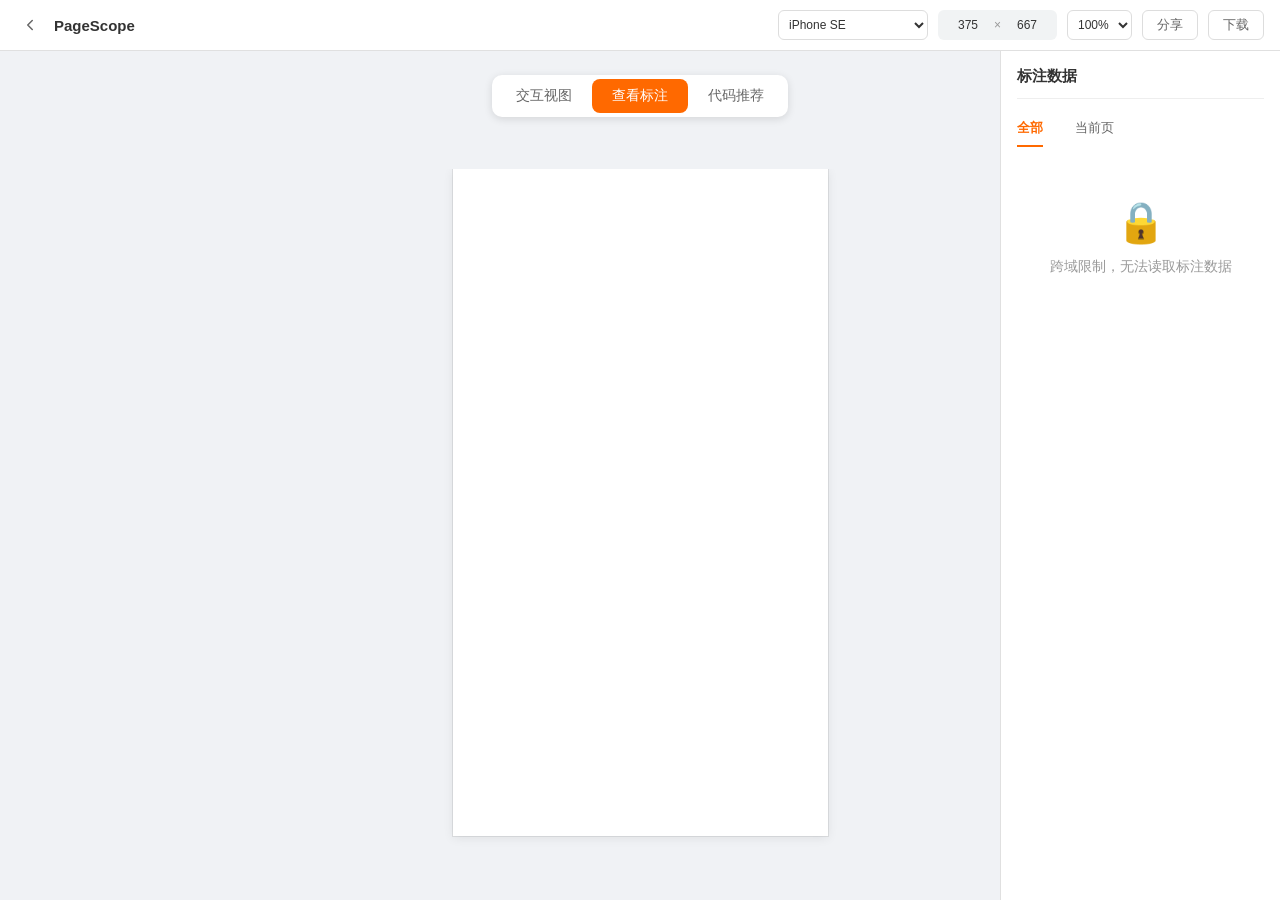
<file: index.html>
<!DOCTYPE html>
<html lang="zh-CN">
<head>
<meta charset="UTF-8">
<meta name="viewport" content="width=device-width, initial-scale=1.0">
<title>原型标注视图</title>
<link rel="stylesheet" href="index.css">
<link rel="stylesheet" href="modules/styles.css">
</head>
<body>

<div class="nav-bar">
  <div class="nav-left">
    <button class="back-btn" type="button" aria-label="返回" title="返回">
      <svg viewBox="0 0 24 24" width="18" height="18" fill="none" stroke="currentColor" stroke-width="2" stroke-linecap="round" stroke-linejoin="round"><path d="M15 18l-6-6 6-6"/></svg>
    </button>
    <div class="page-title" id="pageTitle">PageScope</div>
  </div>
  <div class="nav-tools">
    <select class="device-select" id="devicePreset">
      <optgroup label="手机">
        <option data-width="375" data-height="667" selected>iPhone SE</option>
        <option data-width="414" data-height="896">iPhone XR</option>
        <option data-width="390" data-height="844">iPhone 12 Pro</option>
        <option data-width="430" data-height="932">iPhone 14 Pro Max</option>
        <option data-width="412" data-height="915">Pixel 7</option>
        <option data-width="360" data-height="740">Samsung Galaxy S8+</option>
      </optgroup>
      <optgroup label="平板">
        <option data-width="768" data-height="1024">iPad Mini</option>
        <option data-width="820" data-height="1180">iPad Air</option>
        <option data-width="912" data-height="1368">Surface Pro 7</option>
      </optgroup>
      <optgroup label="其它">
        <option data-width="1024" data-height="600">Nest Hub</option>
        <option data-width="1280" data-height="800">Nest Hub Max</option>
      </optgroup>
    </select>
    <div class="viewport-size">
      <input type="number" class="size-input" id="viewportWidth" min="50" step="1">
      <span class="size-sep">×</span>
      <input type="number" class="size-input" id="viewportHeight" min="50" step="1">
    </div>
    <select class="zoom-select" id="zoomSelect">
      <option value="0.25">25%</option>
      <option value="0.5">50%</option>
      <option value="0.75">75%</option>
      <option value="1" selected>100%</option>
      <option value="1.25">125%</option>
      <option value="1.5">150%</option>
    </select>
    <button class="share-btn" type="button" id="shareBtn">分享</button>
    <button class="download-btn" type="button" id="downloadBtn">下载</button>
  </div>
</div>

<div class="main" id="mainArea">
  <div class="mode-bar">
    <button class="mode-btn" data-mode="interact">交互视图</button>
    <button class="mode-btn active" data-mode="annotation">查看标注</button>
    <button class="mode-btn" data-mode="code">代码推荐</button>
  </div>

  <div class="iframe-wrap" id="iframeWrap">
    <div class="device-viewport" id="deviceViewport">
      <div class="device-frame" id="deviceFrame">
        <iframe id="pageFrame" src="http://localhost:8080/mijia.html"></iframe>
      </div>
    </div>
  </div>

  <div id="selectedOverlay" class="selected-overlay" style="display:none;"></div>
  <div id="annotationPopup" class="annotation-popup" style="display:none;"></div>

  <div class="sidebar" id="sidebar">
    <div class="sidebar-toggle">◀</div>
    <div class="sidebar-title" id="sidebarTitle">标注数据</div>
    <div id="sidebarContent">
      <div class="empty-tip"><span>📄</span>等待页面加载...</div>
    </div>
  </div>
</div>

<script type="module" src="index.js"></script>
</body>
</html>
</file>
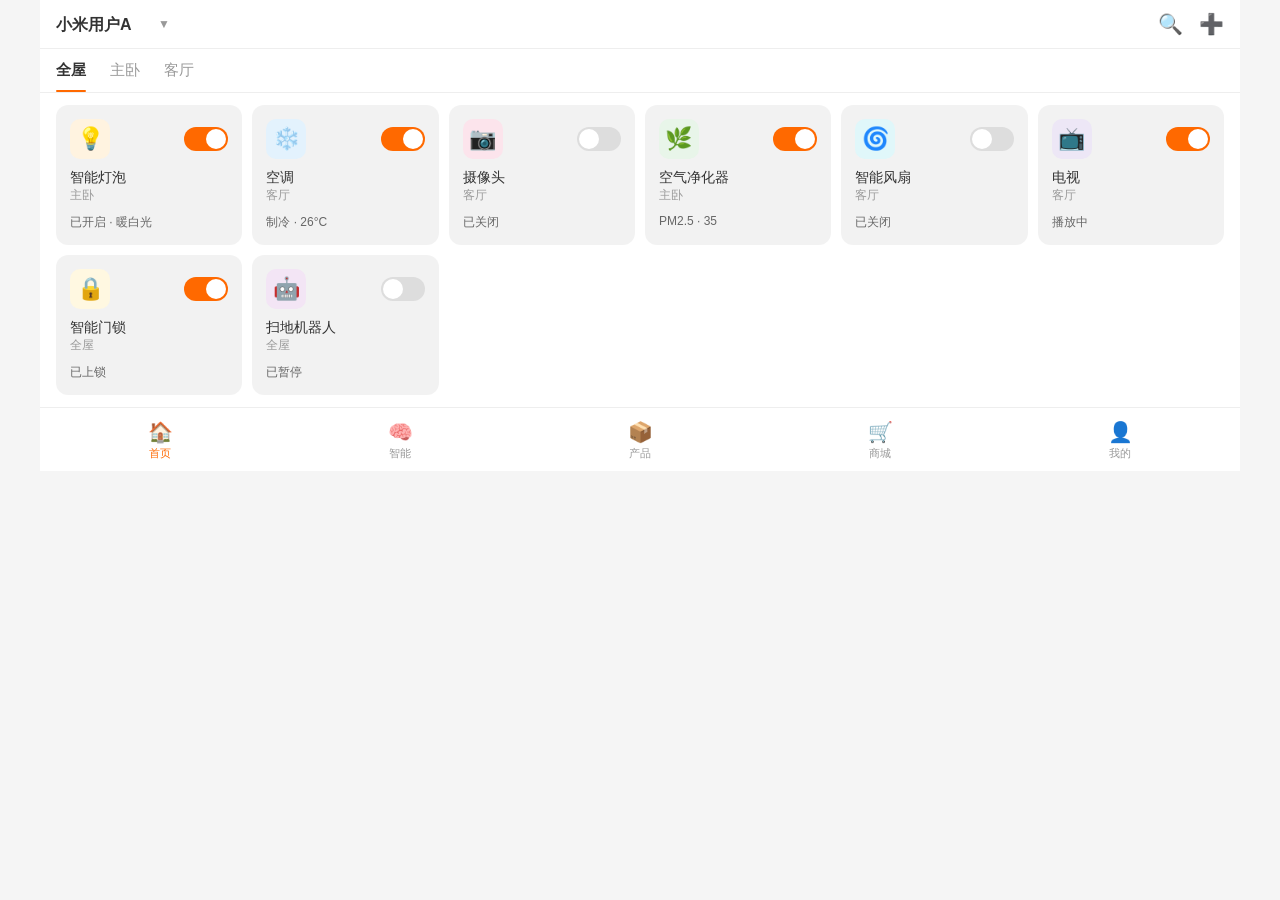
<file: mijia.html>
<!DOCTYPE html>
<html lang="zh-CN">
<head>
<meta charset="UTF-8">
<meta name="viewport" content="width=device-width, initial-scale=1.0, maximum-scale=1.0, user-scalable=no">
<title>米家</title>
<style>
* { margin: 0; padding: 0; box-sizing: border-box; }
body { font-family: -apple-system, BlinkMacSystemFont, "Segoe UI", Roboto, "Helvetica Neue", Arial, sans-serif; background: #f5f5f5; color: #333; }
.app { max-width: 414px; margin: 0 auto; min-height: 100vh; display: flex; flex-direction: column; width: 100%; position: relative; overflow: visible; }

.header { background: #fff; padding: 12px 16px; display: flex; align-items: center; justify-content: space-between; position: sticky; top: 0; z-index: 100; border-bottom: 1px solid #eee; }
.account-select { display: flex; align-items: center; gap: 6px; }
.account-select select { border: none; background: transparent; font-size: 16px; font-weight: 600; color: #333; appearance: none; padding-right: 20px; cursor: pointer; outline: none; }
.account-select .arrow { font-size: 12px; color: #999; }
.header-icons { display: flex; gap: 16px; }
.header-icons span { font-size: 20px; color: #666; cursor: pointer; }

.tabs { background: #fff; display: flex; padding: 0 16px; gap: 24px; border-bottom: 1px solid #eee; }
.tab { padding: 12px 0; font-size: 15px; color: #999; cursor: pointer; position: relative; transition: color 0.2s; }
.tab.active { color: #333; font-weight: 600; }
.tab.active::after { content: ''; position: absolute; bottom: 0; left: 0; right: 0; height: 2px; background: #ff6900; border-radius: 1px; }

.content { flex: 1; padding: 12px 16px; background: #fff; }
.device-grid { display: grid; grid-template-columns: 1fr 1fr; gap: 10px; }
.device-card { position: relative; background: rgba(0,0,0,0.05); border-radius: 12px; padding: 14px; display: flex; flex-direction: column; gap: 10px; transition: box-shadow 0.2s; cursor: pointer; width: 100%; }
.device-card:hover { box-shadow: 0 2px 12px rgba(0,0,0,0.08); }
.device-card-top { display: flex; align-items: center; justify-content: space-between; }
.device-icon { width: 40px; height: 40px; border-radius: 10px; display: flex; align-items: center; justify-content: center; font-size: 22px; }
.device-icon.light { background: #fff3e0; color: #ff9800; }
.device-icon.ac { background: #e3f2fd; color: #1976d2; }
.device-icon.camera { background: #fce4ec; color: #e91e63; }
.device-icon.purifier { background: #e8f5e9; color: #4caf50; }
.device-icon.fan { background: #e0f7fa; color: #00bcd4; }
.device-icon.tv { background: #ede7f6; color: #7c4dff; }
.device-icon.lock { background: #fff8e1; color: #ffa000; }
.device-icon.robot { background: #f3e5f5; color: #ab47bc; }
.toggle { width: 44px; height: 24px; border-radius: 12px; background: #ddd; position: relative; cursor: pointer; transition: background 0.3s; flex-shrink: 0; }
.toggle.on { background: #ff6900; }
.toggle::after { content: ''; position: absolute; width: 20px; height: 20px; border-radius: 10px; background: #fff; top: 2px; left: 2px; transition: left 0.3s; }
.toggle.on::after { left: 22px; }
.device-name { font-size: 14px; font-weight: 500; color: #333; }
.device-room { font-size: 12px; color: #999; }
.device-status { font-size: 12px; color: #666; }

.bottom-nav { background: #fff; display: flex; justify-content: space-around; padding: 8px 0 6px; border-top: 1px solid #eee; position: sticky; bottom: 0; z-index: 100; }
.nav-item { position: relative; display: flex; flex-direction: column; align-items: center; gap: 2px; cursor: pointer; padding: 4px 0; }
.nav-item .icon { font-size: 20px; color: #999; }
.nav-item .label { font-size: 11px; color: #999; }
.nav-item.active .icon, .nav-item.active .label { color: #ff6900; }

.page-detail { display: none; flex-direction: column; min-height: 100vh; }
.page-detail.show { display: flex; }
.page-home.hide { display: none; }
.detail-header { background: #fff; padding: 12px 16px; display: flex; align-items: center; gap: 12px; border-bottom: 1px solid #eee; position: sticky; top: 0; z-index: 100; }
.back-btn { font-size: 20px; cursor: pointer; color: #333; padding: 4px; }
.detail-header-info { display: flex; flex-direction: column; }
.detail-title { font-size: 16px; font-weight: 600; color: #333; }
.detail-subtitle { font-size: 12px; color: #999; }
.detail-body { flex: 1; padding: 20px 16px; background: #fff; display: flex; flex-direction: column; align-items: center; gap: 20px; }
.detail-icon-large { width: 80px; height: 80px; border-radius: 20px; display: flex; align-items: center; justify-content: center; font-size: 44px; }
.detail-params { width: 100%; display: flex; flex-direction: column; gap: 12px; }
.param-row { display: flex; justify-content: space-between; padding: 14px 16px; background: rgba(0,0,0,0.05); border-radius: 10px; }
.param-label { font-size: 14px; color: #666; }
.param-value { font-size: 14px; color: #333; font-weight: 500; }
.detail-unbind { width: 100%; padding: 14px; background: #fff; border: 1px solid #e0e0e0; border-radius: 10px; text-align: center; font-size: 14px; color: #e53935; cursor: pointer; margin-top: auto; }
.detail-unbind:hover { background: #fce4ec; }

.ann-marker { position: absolute; width: 24px; height: 24px; background: #ff6900; border-radius: 50% 50% 50% 0; transform: rotate(-45deg); cursor: pointer; z-index: 9999; display: flex; align-items: center; justify-content: center; font-size: 11px; font-weight: 700; color: #fff; transition: transform 0.2s, box-shadow 0.2s; }
.ann-marker:hover { transform: rotate(-45deg) scale(1.2); box-shadow: 0 3px 12px rgba(255,105,0,0.5); }
.ann-marker .ann-num { transform: rotate(45deg); }

@media (min-width: 415px) {
  .app { max-width: 768px; }
  .device-grid { grid-template-columns: repeat(4, 1fr); }
}
@media (min-width: 769px) {
  .app { max-width: 1200px; }
  .device-grid { grid-template-columns: repeat(6, 1fr); }
}
</style>
</head>
<body>
<div class="app" id="appRoot">

<div class="page-home" id="pageHome">

<div class="header">
  <div class="account-select">
    <select id="accountSelect">
      <option>小米用户A</option>
      <option>小米用户B</option>
      <option>小米用户C</option>
    </select>
    <span class="arrow">▼</span>
  </div>
  <div class="header-icons">
    <span>🔍</span>
    <span>➕</span>
  </div>
</div>

<div class="tabs">
  <div class="tab active" onclick="switchTab(this)">全屋</div>
  <div class="tab" onclick="switchTab(this)">主卧</div>
  <div class="tab" onclick="switchTab(this)">客厅</div>
</div>

<div class="content">
  <div class="device-grid" id="deviceGrid"></div>
</div>

<div class="bottom-nav">
  <div class="nav-item active" onclick="switchNav(this)">
    <span class="icon">🏠</span>
    <span class="label">首页</span>
  </div>
  <div class="nav-item" onclick="switchNav(this)">
    <span class="icon">🧠</span>
    <span class="label">智能</span>
  </div>
  <div class="nav-item" onclick="switchNav(this)">
    <span class="icon">📦</span>
    <span class="label">产品</span>
  </div>
  <div class="nav-item" onclick="switchNav(this)">
    <span class="icon">🛒</span>
    <span class="label">商城</span>
  </div>
  <div class="nav-item" onclick="switchNav(this)">
    <span class="icon">👤</span>
    <span class="label">我的</span>
  </div>
</div>
</div>

<div class="page-detail" id="pageDetail">
  <div class="detail-header">
    <span class="back-btn" onclick="goBack()">←</span>
    <div class="detail-header-info">
      <div class="detail-title" id="detailTitle"></div>
      <div class="detail-subtitle" id="detailSubtitle"></div>
    </div>
  </div>
  <div class="detail-body">
    <div class="detail-icon-large" id="detailIcon"></div>
    <div class="detail-params" id="detailParams"></div>
    <div class="detail-unbind" onclick="unbindDevice()">解绑设备</div>
  </div>
</div>
</div>

<script>
const devices = [
  { name: '智能灯泡', room: '主卧', icon: '💡', type: 'light', on: true, status: '已开启 · 暖白光', params: [{l:'亮度',v:'80%'}, {l:'色温',v:'暖白光'}, {l:'功率',v:'9W'}, {l:'固件版本',v:'v2.1.3'}] },
  { name: '空调', room: '客厅', icon: '❄️', type: 'ac', on: true, status: '制冷 · 26°C', params: [{l:'模式',v:'制冷'}, {l:'温度',v:'26°C'}, {l:'风速',v:'中'}, {l:'湿度',v:'55%'}] },
  { name: '摄像头', room: '客厅', icon: '📷', type: 'camera', on: false, status: '已关闭', params: [{l:'分辨率',v:'1080P'}, {l:'存储',v:'64GB'}, {l:'夜视',v:'支持'}, {l:'固件版本',v:'v1.8.0'}] },
  { name: '空气净化器', room: '主卧', icon: '🌿', type: 'purifier', on: true, status: 'PM2.5 · 35', params: [{l:'PM2.5',v:'35'}, {l:'滤芯寿命',v:'72%'}, {l:'模式',v:'自动'}, {l:'噪音',v:'35dB'}] },
  { name: '智能风扇', room: '客厅', icon: '🌀', type: 'fan', on: false, status: '已关闭', params: [{l:'风速',v:'3档'}, {l:'摇头',v:'开启'}, {l:'定时',v:'未设置'}, {l:'固件版本',v:'v3.0.1'}] },
  { name: '电视', room: '客厅', icon: '📺', type: 'tv', on: true, status: '播放中', params: [{l:'分辨率',v:'4K'}, {l:'音量',v:'30'}, {l:'信号源',v:'HDMI1'}, {l:'屏幕尺寸',v:'55寸'}] },
  { name: '智能门锁', room: '全屋', icon: '🔒', type: 'lock', on: true, status: '已上锁', params: [{l:'电量',v:'85%'}, {l:'开锁方式',v:'指纹/密码'}, {l:'上次开锁',v:'今天 08:30'}, {l:'固件版本',v:'v4.2.0'}] },
  { name: '扫地机器人', room: '全屋', icon: '🤖', type: 'robot', on: false, status: '已暂停', params: [{l:'清扫面积',v:'85m²'}, {l:'电量',v:'60%'}, {l:'模式',v:'全屋清扫'}, {l:'尘盒',v:'需清理'}] },
];

function renderDevices(filter) {
  const grid = document.getElementById('deviceGrid');
  const filtered = filter === '全屋' ? devices : devices.filter(d => d.room === filter);
  grid.innerHTML = filtered.map(d => `
    <div class="device-card" data-idx="${devices.indexOf(d)}" onclick="openDetail(${devices.indexOf(d)})">
      <div class="device-card-top">
        <div class="device-icon ${d.type}">${d.icon}</div>
        <div class="toggle ${d.on ? 'on' : ''}" onclick="event.stopPropagation();this.classList.toggle('on')"></div>
      </div>
      <div>
        <div class="device-name">${d.name}</div>
        <div class="device-room">${d.room}</div>
      </div>
      <div class="device-status">${d.status}</div>
    </div>
  `).join('');
}

function openDetail(idx) {
  const d = devices[idx];
  document.getElementById('pageHome').classList.add('hide');
  document.getElementById('pageDetail').classList.add('show');
  document.getElementById('detailTitle').textContent = d.name;
  document.getElementById('detailSubtitle').textContent = d.room;
  const iconEl = document.getElementById('detailIcon');
  iconEl.className = 'detail-icon-large device-icon ' + d.type;
  iconEl.textContent = d.icon;
  document.getElementById('detailParams').innerHTML = d.params.map(p => `
    <div class="param-row"><span class="param-label">${p.l}</span><span class="param-value">${p.v}</span></div>
  `).join('');
  
  notifyPageChanged();
}

function goBack() {
  document.getElementById('pageDetail').classList.remove('show');
  document.getElementById('pageHome').classList.remove('hide');
  
  notifyPageChanged();
}

function unbindDevice() {
  if (confirm('确认解绑该设备？')) goBack();
}

function switchTab(el) {
  document.querySelectorAll('.tab').forEach(t => t.classList.remove('active'));
  el.classList.add('active');
  renderDevices(el.textContent);
  renderAnnotations(true);
}

function switchNav(el) {
  document.querySelectorAll('.nav-item').forEach(n => n.classList.remove('active'));
  el.classList.add('active');
}

function getCurrentPage() {
  const pageHome = document.getElementById('pageHome');
  const pageDetail = document.getElementById('pageDetail');
  
  if (pageDetail && pageDetail.classList.contains('show')) {
    return 'detail';
  }
  return 'home';
}

function notifyPageChanged() {
  try {
    window.parent.postMessage({
      type: 'pageChanged',
      payload: {
        currentPage: getCurrentPage()
      }
    }, '*');
  } catch(e) {}
}

function renderAnnotations(show) {
  document.querySelectorAll('.ann-marker').forEach(e => e.remove());
  if (!show || !window.__currentAnnotations) return;

  window.__currentAnnotations.forEach(a => {
    const target = document.querySelector(a.target);
    if (!target) return;

    const marker = document.createElement('div');
    marker.className = 'ann-marker';
    marker.innerHTML = `<span class="ann-num">${a.id}</span>`;
    
    const targetRect = target.getBoundingClientRect();
    const appRect = document.getElementById('appRoot').getBoundingClientRect();
    marker.style.top = (targetRect.top - appRect.top - 12) + 'px';
    marker.style.left = (targetRect.left - appRect.left - 12) + 'px';

    marker.addEventListener('mouseenter', () => {
      const markerRect = marker.getBoundingClientRect();
      let frameRect = { left: 0, top: 0 };
      
      try {
        if (window.parent && window.parent.document) {
          const frameEl = window.parent.document.getElementById('pageFrame');
          if (frameEl) {
            frameRect = frameEl.getBoundingClientRect();
          }
        }
      } catch(e) {}
      
      const top = markerRect.top + frameRect.top + 24;
      const left = markerRect.left + frameRect.left + 24;
      
      try {
        window.parent.postMessage({
          type: 'showAnnotationPopup',
          payload: {
            author: a.author,
            time: a.time,
            content: a.content,
            top: top,
            left: left
          }
        }, '*');
      } catch(e) {}
    });
    
    marker.addEventListener('mouseleave', () => {
      try {
        window.parent.postMessage({
          type: 'hideAnnotationPopup'
        }, '*');
      } catch(e) {}
    });

    document.getElementById('appRoot').appendChild(marker);
  });
}

renderDevices('全屋');
</script>
</body>
</html>
</file>
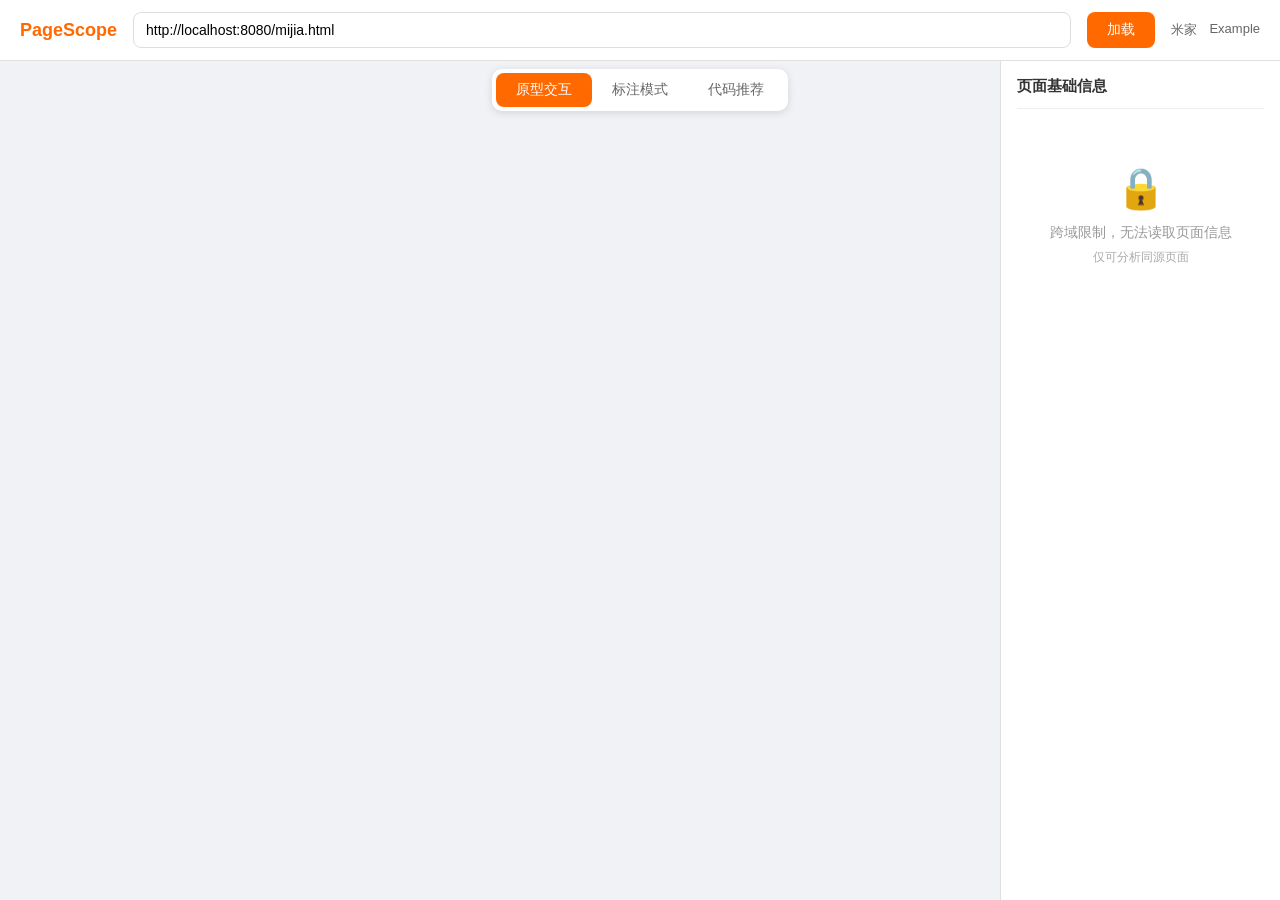
<file: pagescope.html>
<!DOCTYPE html>
<html lang="zh-CN">
<head>
<meta charset="UTF-8">
<meta name="viewport" content="width=device-width, initial-scale=1.0">
<title>页面分析器</title>
<style>
* { margin: 0; padding: 0; box-sizing: border-box; }
body { font-family: -apple-system, BlinkMacSystemFont, "Segoe UI", Roboto, "Helvetica Neue", Arial, sans-serif; background: #f0f2f5; color: #333; height: 100vh; display: flex; flex-direction: column; }

.nav-bar { background: #fff; padding: 12px 20px; display: flex; align-items: center; gap: 16px; border-bottom: 1px solid #e0e0e0; flex-shrink: 0; }
.nav-logo { font-size: 18px; font-weight: 700; color: #ff6900; white-space: nowrap; }
.url-input { flex: 1; height: 36px; border: 1px solid #ddd; border-radius: 8px; padding: 0 12px; font-size: 14px; outline: none; transition: border-color 0.2s; }
.url-input:focus { border-color: #ff6900; }
.load-btn { height: 36px; padding: 0 20px; background: #ff6900; color: #fff; border: none; border-radius: 8px; font-size: 14px; cursor: pointer; white-space: nowrap; }
.load-btn:hover { background: #e55d00; }
.nav-links { display: flex; gap: 12px; }
.nav-links a { font-size: 13px; color: #666; cursor: pointer; text-decoration: none; }
.nav-links a:hover { color: #ff6900; }

.main { flex: 1; position: relative; overflow: hidden; }

.mode-bar { position: absolute; top: 8px; left: 50%; transform: translateX(-50%); z-index: 20; background: #fff; border-radius: 10px; padding: 4px; display: flex; gap: 0; box-shadow: 0 2px 8px rgba(0,0,0,0.12); }
.mode-btn { padding: 8px 20px; font-size: 14px; border: none; background: transparent; color: #666; cursor: pointer; border-radius: 8px; transition: all 0.2s; white-space: nowrap; }
.mode-btn:hover { color: #333; }
.mode-btn.active { background: #ff6900; color: #fff; }

.iframe-wrap { width: 100%; height: 100%; }
.iframe-wrap iframe { width: 100%; height: 100%; border: none; }

.sidebar { position: absolute; right: 0; top: 0; width: 280px; height: 100%; background: rgba(255,255,255,0.97); border-left: 1px solid #e0e0e0; padding: 16px; overflow-y: auto; z-index: 10; transition: width 0.3s; backdrop-filter: blur(6px); }
.sidebar.collapsed { width: 0; padding: 0; border: none; overflow: hidden; }
.sidebar-toggle { position: absolute; left: -32px; top: 50%; transform: translateY(-50%); width: 32px; height: 48px; background: rgba(255,255,255,0.97); border: 1px solid #e0e0e0; border-right: none; border-radius: 8px 0 0 8px; cursor: pointer; font-size: 16px; display: flex; align-items: center; justify-content: center; color: #666; backdrop-filter: blur(6px); z-index: 11; }
.sidebar-toggle:hover { color: #ff6900; }
.sidebar-title { font-size: 15px; font-weight: 600; color: #333; margin-bottom: 16px; padding-bottom: 12px; border-bottom: 1px solid #eee; }
.info-section { margin-bottom: 14px; }
.info-section-title { font-size: 12px; font-weight: 600; color: #ff6900; margin-bottom: 8px; }
.info-row { display: flex; justify-content: space-between; align-items: flex-start; padding: 6px 0; font-size: 13px; }
.info-label { color: #999; white-space: nowrap; min-width: 70px; }
.info-value { color: #333; font-weight: 500; word-break: break-all; text-align: right; flex: 1; }
.info-tags { display: flex; flex-wrap: wrap; gap: 4px; }
.info-tag { background: rgba(0,0,0,0.06); padding: 3px 8px; border-radius: 4px; font-size: 12px; color: #555; }
.empty-tip { text-align: center; padding: 40px 0; color: #999; font-size: 14px; }
.empty-tip span { font-size: 40px; display: block; margin-bottom: 12px; }

.code-block { background: #1e1e1e; color: #d4d4d4; padding: 12px; border-radius: 8px; font-size: 12px; font-family: 'Menlo', 'Consolas', monospace; line-height: 1.6; overflow-x: auto; white-space: pre-wrap; word-break: break-all; }
.code-block .hl-prop { color: #9cdcfe; }
.code-block .hl-val { color: #ce9178; }
.code-block .hl-tag { color: #569cd6; }
.code-block .hl-comment { color: #6a9955; }
.code-block .hl-func { color: #dcdcaa; }

.selected-overlay { position: absolute; border: 2px solid #ff6900; background: rgba(255,105,0,0.08); z-index: 14; pointer-events: none; border-radius: 2px; transition: all 0.15s; }

@media (max-width: 768px) {
  .sidebar { width: 220px; }
  .sidebar.collapsed { width: 0; }
  .nav-links { display: none; }
  .mode-btn { padding: 6px 14px; font-size: 13px; }
}
@media (max-width: 480px) {
  .sidebar { width: 170px; }
  .sidebar.collapsed { width: 0; }
  .nav-logo { font-size: 15px; }
  .mode-btn { padding: 5px 10px; font-size: 12px; }
}
</style>
</head>
<body>

<div class="nav-bar">
  <div class="nav-logo">PageScope</div>
  <input class="url-input" id="urlInput" type="text" placeholder="输入URL，如 http://localhost:8080/mijia.html" value="http://localhost:8080/mijia.html">
  <button class="load-btn" onclick="loadPage()">加载</button>
  <div class="nav-links">
    <a onclick="loadQuick('http://localhost:8080/mijia.html')">米家</a>
    <a onclick="loadQuick('https://example.com')">Example</a>
  </div>
</div>

<div class="main" id="mainArea">
  <div class="mode-bar">
    <button class="mode-btn active" data-mode="interact" onclick="switchMode(this)">原型交互</button>
    <button class="mode-btn" data-mode="annotation" onclick="switchMode(this)">标注模式</button>
    <button class="mode-btn" data-mode="code" onclick="switchMode(this)">代码推荐</button>
  </div>

  <div class="iframe-wrap" id="iframeWrap">
    <iframe id="pageFrame" src="http://localhost:8080/mijia.html"></iframe>
  </div>

  <div id="selectedOverlay" class="selected-overlay" style="display:none;"></div>

  <div class="sidebar" id="sidebar">
    <div class="sidebar-toggle" onclick="toggleSidebar()">◀</div>
    <div class="sidebar-title" id="sidebarTitle">页面基础信息</div>
    <div id="sidebarContent">
      <div class="empty-tip"><span>📄</span>等待页面加载...</div>
    </div>
  </div>
</div>

<script>
const frame = document.getElementById('pageFrame');
const sidebarContent = document.getElementById('sidebarContent');
const sidebarTitle = document.getElementById('sidebarTitle');
let currentMode = 'interact';
let iframeDoc = null;

function loadPage() {
  const url = document.getElementById('urlInput').value.trim();
  if (!url) return;
  frame.src = url;
}
function loadQuick(url) {
  document.getElementById('urlInput').value = url;
  loadPage();
}
function toggleSidebar() {
  const sb = document.getElementById('sidebar');
  const btn = sb.querySelector('.sidebar-toggle');
  sb.classList.toggle('collapsed');
  btn.textContent = sb.classList.contains('collapsed') ? '▶' : '◀';
}

function switchMode(btn) {
  document.querySelectorAll('.mode-btn').forEach(b => b.classList.remove('active'));
  btn.classList.add('active');
  currentMode = btn.dataset.mode;
  applyMode();
}

function applyMode() {
  const overlay = document.getElementById('selectedOverlay');

  if (currentMode === 'interact') {
    overlay.style.display = 'none';
    removeCodeListeners();
    removeAnnotations();
    sidebarTitle.textContent = '页面基础信息';
    readInfo();
  } else if (currentMode === 'annotation') {
    overlay.style.display = 'none';
    removeCodeListeners();
    sidebarTitle.textContent = '标注数据';
    injectAnnotations();
  } else if (currentMode === 'code') {
    removeAnnotations();
    overlay.style.display = 'none';
    sidebarTitle.textContent = '代码推荐';
    addCodeListeners();
    sidebarContent.innerHTML = '<div class="empty-tip"><span>🎯</span>点击页面中的元素<br>查看样式与代码信息</div>';
  }
}

function injectAnnotations() {
  try {
    iframeDoc = frame.contentDocument;
    if (!iframeDoc) throw new Error('cross-origin');
    const fn = iframeDoc.defaultView.renderAnnotations;
    if (!fn) {
      sidebarContent.innerHTML = '<div class="empty-tip"><span>ℹ️</span>该页面无标注渲染函数</div>';
      return;
    }
    fn(true);

    const annotations = iframeDoc.defaultView.__annotations || [];
    let html = '';
    annotations.forEach(a => {
      html += `<div style="margin-bottom:12px;padding:10px;background:rgba(0,0,0,0.04);border-radius:8px;">
        <div style="display:flex;justify-content:space-between;align-items:center;">
          <span style="color:#ff6900;font-weight:600;font-size:13px;">📌 标注 #${a.id}</span>
          <span style="color:#999;font-size:12px;">${a.author}</span>
        </div>
        <div style="color:#999;font-size:12px;margin-top:2px;">${a.time}</div>
        <div style="color:#333;font-size:13px;margin-top:6px;line-height:1.5;">${a.content}</div>
      </div>`;
    });
    sidebarContent.innerHTML = html;
  } catch (e) {
    sidebarContent.innerHTML = '<div class="empty-tip"><span>🔒</span>跨域限制，无法读取标注数据</div>';
  }
}

function removeAnnotations() {
  try {
    iframeDoc = frame.contentDocument;
    if (!iframeDoc) return;
    const fn = iframeDoc.defaultView.renderAnnotations;
    if (fn) fn(false);
  } catch(e) {}
}

function addCodeListeners() {
  try {
    iframeDoc = frame.contentDocument;
    if (!iframeDoc) return;
    iframeDoc.addEventListener('mouseover', codeHoverHandler, true);
    iframeDoc.addEventListener('click', codeClickHandler, true);
  } catch(e) {}
}

function removeCodeListeners() {
  try {
    if (!iframeDoc) return;
    iframeDoc.removeEventListener('mouseover', codeHoverHandler, true);
    iframeDoc.removeEventListener('click', codeClickHandler, true);
    clearHighlight();
  } catch(e) {}
}

function codeHoverHandler(e) {
  if (currentMode !== 'code') return;
  const el = e.target;
  if (el === iframeDoc.body || el === iframeDoc.documentElement) return;

  const overlay = document.getElementById('selectedOverlay');
  const elRect = el.getBoundingClientRect();

  overlay.style.display = 'block';
  overlay.style.left = elRect.left + 'px';
  overlay.style.top = elRect.top + 'px';
  overlay.style.width = elRect.width + 'px';
  overlay.style.height = elRect.height + 'px';
}

function codeClickHandler(e) {
  if (currentMode !== 'code') return;
  const el = e.target;
  if (el === iframeDoc.body || el === iframeDoc.documentElement) return;
  e.preventDefault();
  e.stopPropagation();
  showCodeInfo(el);
}

function showCodeInfo(el) {
  const computedStyle = iframeDoc.defaultView.getComputedStyle(el);
  const tagName = el.tagName.toLowerCase();
  const idAttr = el.id ? '#' + el.id : '';
  const classAttr = el.className ? '.' + el.className.toString().trim().split(/\s+/).join('.') : '';
  const selector = tagName + idAttr + classAttr;

  let styles = '';
  const importantProps = ['display','flex-direction','justify-content','align-items','width','height','padding','margin','background','color','font-size','font-weight','border-radius','border','gap','position','overflow','z-index','flex','grid-template-columns'];
  importantProps.forEach(p => {
    const v = computedStyle.getPropertyValue(p);
    if (v) styles += `<span class="hl-prop">${p}</span>: <span class="hl-val">${v}</span>;\n`;
  });

  let html = '';
  const inlineStyles = el.getAttribute('style');
  if (inlineStyles) {
    html += `<div class="info-section"><div class="info-section-title">Inline Style</div><div class="code-block">${inlineStyles}</div></div>`;
  }

  html += `<div class="info-section"><div class="info-section-title">Computed Styles</div><div class="code-block">${styles}</div></div>`;

  html += `<div class="info-section"><div class="info-section-title">元素选择器</div><div style="font-size:13px;color:#333;font-weight:500;padding:8px;background:rgba(0,0,0,0.04);border-radius:6px;word-break:break-all;">${selector}</div></div>`;

  html += `<div class="info-section"><div class="info-section-title">DOM 属性</div>`;
  const attrs = Array.from(el.attributes).filter(a => a.name !== 'style' && a.name !== 'class' && a.name !== 'id');
  attrs.forEach(a => {
    html += `<div class="info-row"><span class="info-label">${a.name}</span><span class="info-value">${a.value.slice(0, 80)}</span></div>`;
  });
  html += '</div>';

  const events = getEventHandlers(el);
  if (events.length) {
    html += `<div class="info-section"><div class="info-section-title">相关 JS 代码</div><div class="code-block">`;
    events.forEach(ev => {
      const code = ev.handler.toString().slice(0, 300);
      html += `<span class="hl-comment">// ${ev.type} 事件</span>\n<span class="hl-func">${code}</span>\n\n`;
    });
    html += '</div></div>';
  }

  html += `<div class="info-section"><div class="info-section-title">元素文本</div><div style="font-size:12px;color:#666;padding:8px;background:rgba(0,0,0,0.04);border-radius:6px;max-height:60px;overflow:auto;">${(el.innerText || '').slice(0, 200).replace(/</g,'&lt;')}</div></div>`;

  sidebarContent.innerHTML = html;
}

function getEventHandlers(el) {
  const results = [];
  const types = ['click','mouseover','mouseout','mouseenter','mouseleave','change','input','submit','load','scroll','keydown','keyup','focus','blur','touchstart','touchend'];
  types.forEach(type => {
    const handlers = getListeners(el, type);
    handlers.forEach(h => results.push({ type, handler: h }));
  });
  return results;
}

function getListeners(el, type) {
  try {
    const listeners = window.getEventListeners ? window.getEventListeners(el) : null;
    if (listeners && listeners[type]) return listeners[type].map(l => l.listener);
  } catch(e) {}
  const inline = el.getAttribute('on' + type);
  if (inline) return [new Function('event', inline)];
  return [];
}

function clearHighlight() {
  const overlay = document.getElementById('selectedOverlay');
  overlay.style.display = 'none';
}

function readInfo() {
  try {
    const doc = frame.contentDocument;
    if (!doc) throw new Error('cross-origin');
    iframeDoc = doc;
    const title = doc.title || '无标题';
    const lang = doc.documentElement.lang || '未知';
    const charset = doc.characterSet || '未知';
    const links = doc.querySelectorAll('a[href]').length;
    const images = doc.querySelectorAll('img').length;
    const scripts = doc.querySelectorAll('script').length;
    const styles = doc.querySelectorAll('style,link[rel="stylesheet"]').length;
    const metaDesc = getMeta(doc, 'description');
    const metaKeywords = getMeta(doc, 'keywords');
    const metaAuthor = getMeta(doc, 'author');
    const bodyText = doc.body ? doc.body.innerText.slice(0, 200) : '';
    const allTags = Array.from(doc.querySelectorAll('*')).map(e => e.tagName.toLowerCase());
    const uniqueTags = [...new Set(allTags)].sort();

    sidebarContent.innerHTML = `
      <div class="info-section">
        <div class="info-section-title">基本信息</div>
        <div class="info-row"><span class="info-label">标题</span><span class="info-value">${title}</span></div>
        <div class="info-row"><span class="info-label">语言</span><span class="info-value">${lang}</span></div>
        <div class="info-row"><span class="info-label">编码</span><span class="info-value">${charset}</span></div>
        <div class="info-row"><span class="info-label">描述</span><span class="info-value">${metaDesc || '无'}</span></div>
        <div class="info-row"><span class="info-label">关键词</span><span class="info-value">${metaKeywords || '无'}</span></div>
        <div class="info-row"><span class="info-label">作者</span><span class="info-value">${metaAuthor || '无'}</span></div>
      </div>
      <div class="info-section">
        <div class="info-section-title">资源统计</div>
        <div class="info-row"><span class="info-label">链接</span><span class="info-value">${links}</span></div>
        <div class="info-row"><span class="info-label">图片</span><span class="info-value">${images}</span></div>
        <div class="info-row"><span class="info-label">脚本</span><span class="info-value">${scripts}</span></div>
        <div class="info-row"><span class="info-label">样式</span><span class="info-value">${styles}</span></div>
      </div>
      <div class="info-section">
        <div class="info-section-title">页面预览</div>
        <div class="info-value" style="text-align:left;font-size:12px;color:#666;line-height:1.6;padding:8px;background:rgba(0,0,0,0.04);border-radius:6px;">${bodyText.replace(/</g,'&lt;') || '无文本内容'}...</div>
      </div>
      <div class="info-section">
        <div class="info-section-title">标签集合 (${uniqueTags.length})</div>
        <div class="info-tags">${uniqueTags.map(t => '<span class="info-tag">' + t + '</span>').join('')}</div>
      </div>
    `;
  } catch (e) {
    sidebarContent.innerHTML = '<div class="empty-tip"><span>🔒</span>跨域限制，无法读取页面信息<br><small style="color:#aaa;margin-top:8px;display:block">仅可分析同源页面</small></div>';
  }
}

function getMeta(doc, name) {
  const el = doc.querySelector('meta[name="' + name + '"]');
  return el ? el.getAttribute('content') : '';
}

frame.addEventListener('load', () => {
  iframeDoc = null;
  applyMode();
});
</script>
</body>
</html>
</file>
<file: index.css>
* { margin: 0; padding: 0; box-sizing: border-box; }
body { font-family: -apple-system, BlinkMacSystemFont, "Segoe UI", Roboto, "Helvetica Neue", Arial, sans-serif; background: #f0f2f5; color: #333; height: 100vh; display: flex; flex-direction: column; }

.main { flex: 1; position: relative; overflow: hidden; }
</file>
<file: modules/styles.css>
@import url('./nav/nav.css');
@import url('./device-preset/device-preset.css');
@import url('./viewport/viewport.css');
@import url('./viewport-size/viewport-size.css');
@import url('./viewport-zoom/viewport-zoom.css');
@import url('./share/share.css');
@import url('./download/download.css');
@import url('./mode-switcher/mode-switcher.css');
@import url('./sidebar/sidebar.css');
@import url('./annotation/annotation.css');
@import url('./annotation-popup/annotation-popup.css');
@import url('./code-inspector/code-inspector.css');
</file>
